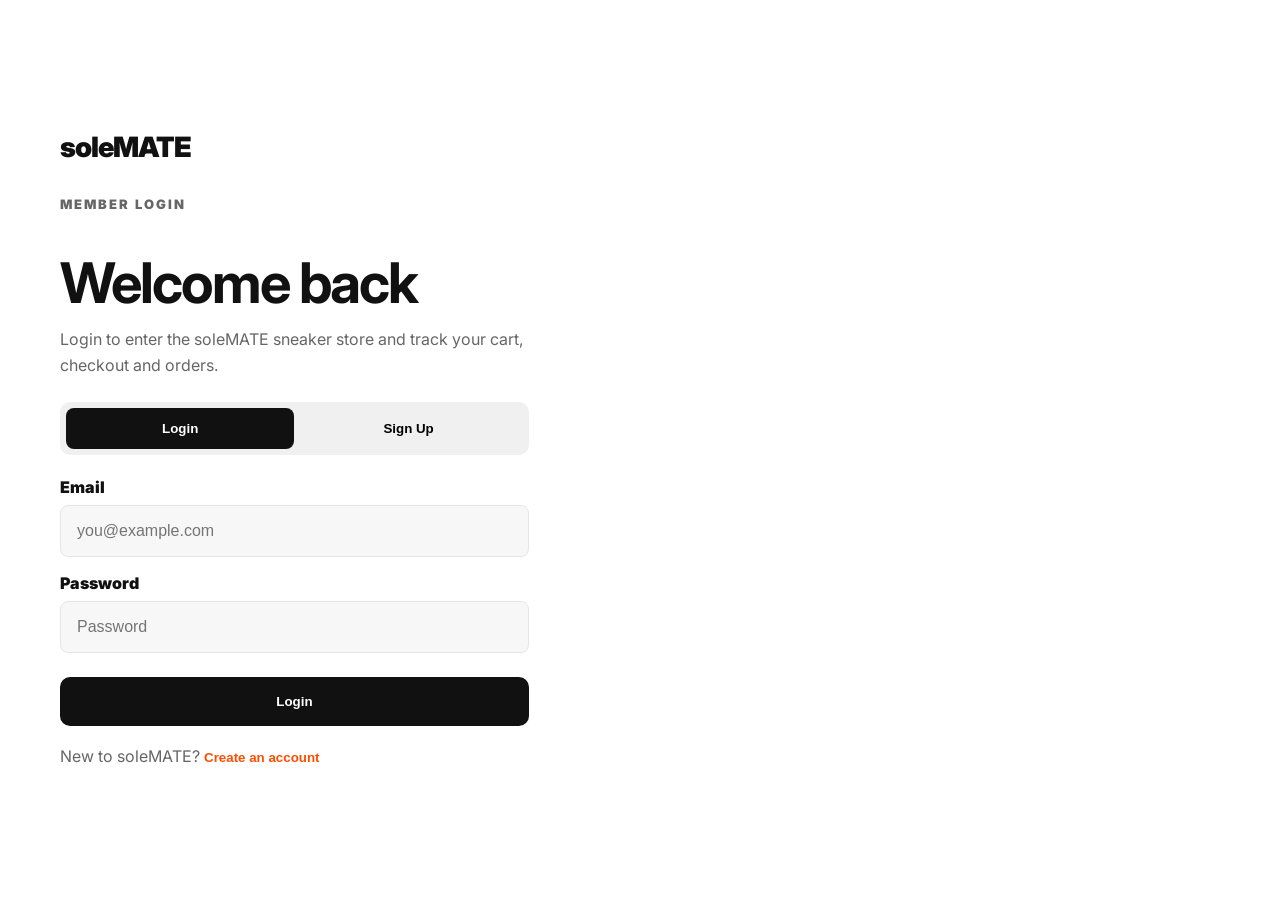
<file: index.html>
<!DOCTYPE html>
<html lang="en">
<head>
  <meta charset="UTF-8" />
  <meta name="viewport" content="width=device-width, initial-scale=1.0" />
  <title>soleMATE | Login</title>
  <link rel="stylesheet" href="assets/css/login.css" />
</head>
<body>
  <div class="login-toast" id="loginToast">Login successful!</div>

  <main class="login-page">
    <section class="login-card">
      <a href="home.html" class="brand">soleMATE</a>
      <p class="mode-label" id="modeLabel">Member login</p>
      <h1 id="formTitle">Welcome back</h1>
      <p id="formText">Login to enter the soleMATE sneaker store and track your cart, checkout and orders.</p>

      <div class="auth-tabs">
        <button class="active" type="button" id="loginTab">Login</button>
        <button type="button" id="signupTab">Sign Up</button>
      </div>

      <form id="loginForm">
        <label class="name-field" id="nameField">Full Name<input id="nameInput" type="text" placeholder="Your name"></label>
        <label>Email<input id="emailInput" type="email" placeholder="you@example.com" required></label>
        <label>Password<input id="passwordInput" type="password" placeholder="Password" required minlength="4"></label>
        <label class="name-field" id="confirmField">Confirm Password<input id="confirmInput" type="password" placeholder="Confirm password"></label>
        <button type="submit" id="submitBtn">Login</button>
      </form>

      <p class="switch-copy" id="switchCopy">New to soleMATE? <button type="button" id="switchBtn">Create an account</button></p>
    </section>

    <section class="login-art">
      <div class="rotator-frame">
        <img src="assets/img/login-rotating-shoes.png" alt="Sneaker collection" class="rotating-sneakers" />
      </div>
      <div class="art-copy">
        <p>soleMATE sneaker wall</p>
        <h2>Rotate into the drop.</h2>
      </div>
    </section>
  </main>

  <script src="assets/js/login.js"></script>
</body>
</html>
</file>
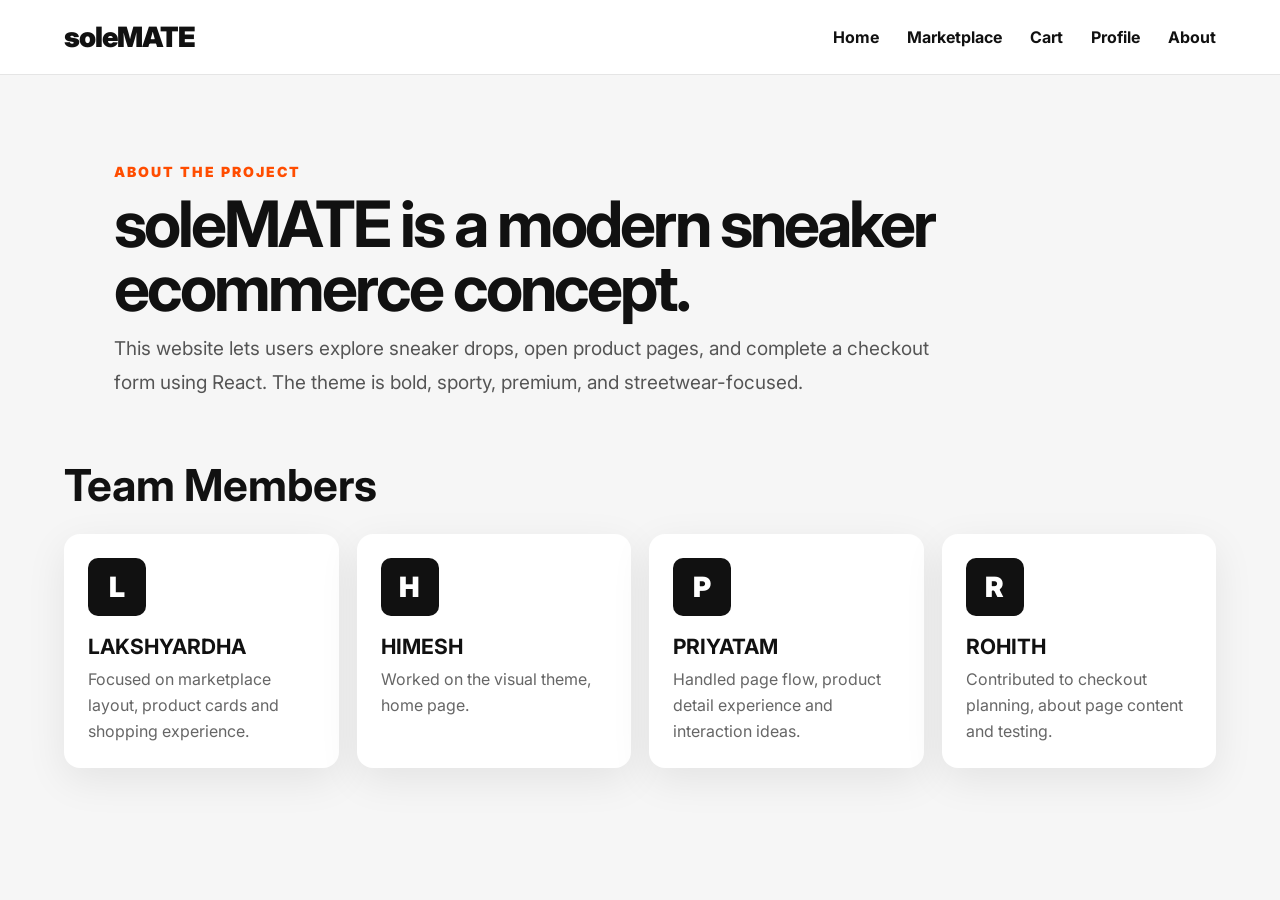
<file: about.html>
<!DOCTYPE html>
<html lang="en">
<head>
  <meta charset="UTF-8" />
  <meta name="viewport" content="width=device-width, initial-scale=1.0" />
  <title>soleMATE | About</title>
  <link rel="stylesheet" href="assets/css/about.css" />
</head>
<body>
  <header class="main-header">
    <nav class="navbar">
      <a class="brand" href="home.html">soleMATE</a>
      <div class="nav-links" id="navLinks">
        <a href="home.html">Home</a>
        <a href="marketplace.html">Marketplace</a>
        <a href="cart.html">Cart</a>
        <a href="profile.html">Profile</a>
        <a href="about.html">About</a>
      </div>
      <button class="menu-btn" id="menuBtn">☰</button>
    </nav>
  </header>

  <main>
    <section class="about-hero">
      <p class="tagline">About the project</p>
      <h1>soleMATE is a modern sneaker ecommerce concept.</h1>
      <p>This website lets users explore sneaker drops, open product pages, and complete a checkout form using React. The theme is bold, sporty, premium, and streetwear-focused.</p>
    </section>
    <section class="team-section">
      <h2>Team Members</h2>
      <div class="team-grid">
        <article><span>L</span><h3>LAKSHYARDHA</h3><p>Focused on marketplace layout, product cards and shopping experience.</p></article>
        <article><span>H</span><h3>HIMESH</h3><p>Worked on the visual theme, home page.</p></article>
        <article><span>P</span><h3>PRIYATAM</h3><p>Handled page flow, product detail experience and interaction ideas.</p></article>
        <article><span>R</span><h3>ROHITH</h3><p>Contributed to checkout planning, about page content and testing.</p></article>
      </div>
    </section>
  </main>

  <script src="assets/js/about.js"></script>
</body>
</html>
</file>
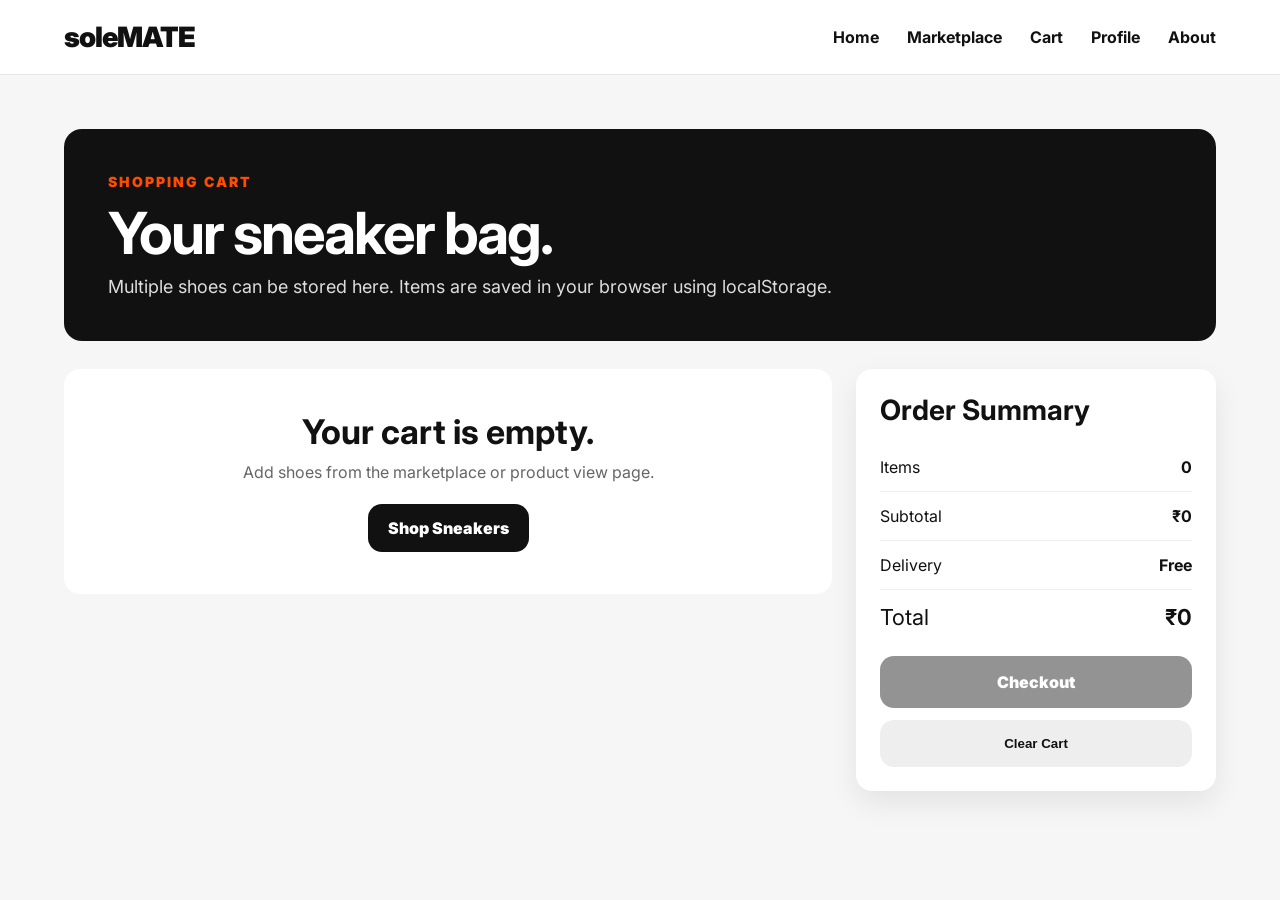
<file: cart.html>
<!DOCTYPE html>
<html lang="en">
<head>
  <meta charset="UTF-8" />
  <meta name="viewport" content="width=device-width, initial-scale=1.0" />
  <title>soleMATE | Cart</title>
  <link rel="stylesheet" href="assets/css/cart.css" />
</head>
<body>
  <header class="main-header">
    <nav class="navbar">
      <a class="brand" href="home.html">soleMATE</a>
      <div class="nav-links" id="navLinks">
        <a href="home.html">Home</a>
        <a href="marketplace.html">Marketplace</a>
        <a href="cart.html">Cart</a>
        <a href="profile.html">Profile</a>
        <a href="about.html">About</a>
      </div>
      <button class="menu-btn" id="menuBtn">☰</button>
    </nav>
  </header>

  <main class="cart-page">
    <section class="cart-hero">
      <p class="tagline">Shopping cart</p>
      <h1>Your sneaker bag.</h1>
      <p>Multiple shoes can be stored here. Items are saved in your browser using localStorage.</p>
    </section>

    <section class="cart-layout">
      <div class="cart-list" id="cartList"></div>
      <aside class="cart-summary">
        <h2>Order Summary</h2>
        <div class="summary-line"><span>Items</span><strong id="itemCount">0</strong></div>
        <div class="summary-line"><span>Subtotal</span><strong id="subtotal">₹0</strong></div>
        <div class="summary-line"><span>Delivery</span><strong>Free</strong></div>
        <div class="summary-total"><span>Total</span><strong id="total">₹0</strong></div>
        <a href="checkout/index.html?from=cart" class="checkout-btn" id="checkoutBtn">Checkout</a>
        <button class="clear-btn" id="clearCart">Clear Cart</button>
      </aside>
    </section>
  </main>

  <script src="assets/js/cart.js"></script>
</body>
</html>
</file>
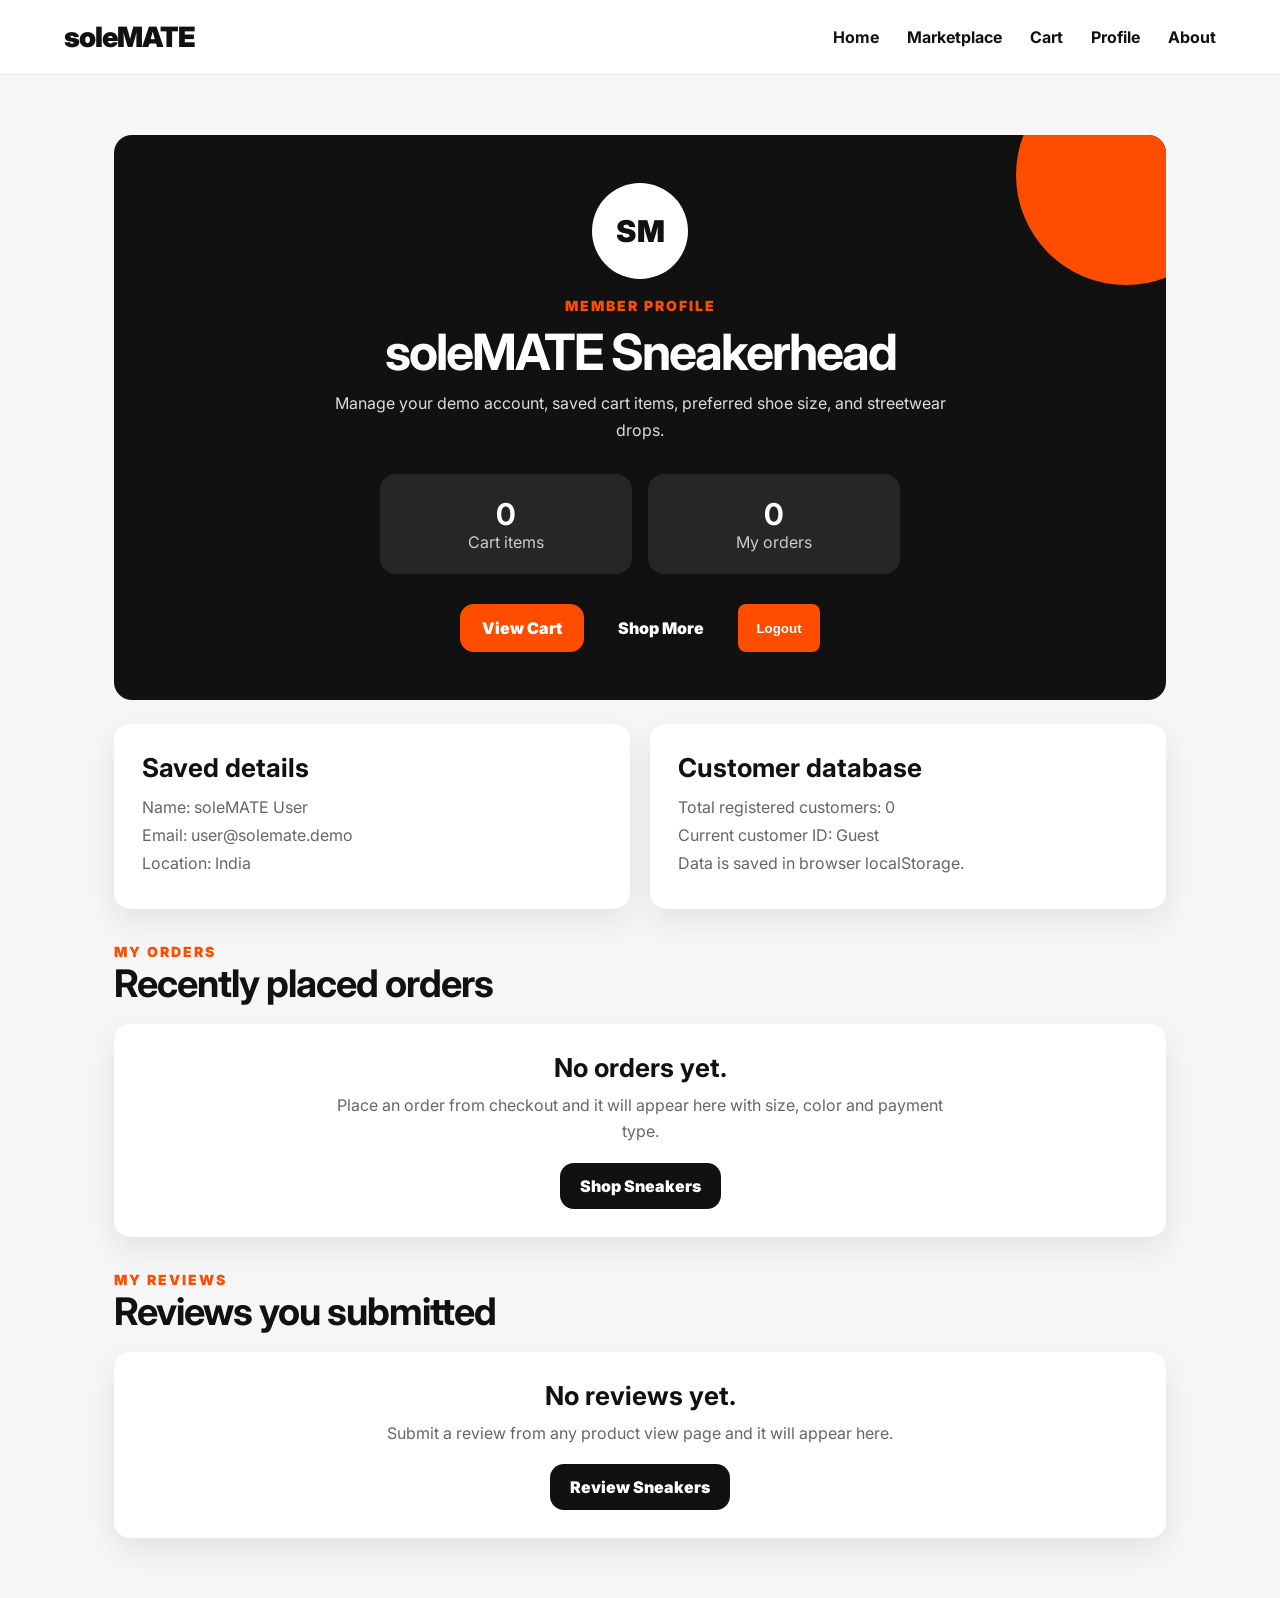
<file: profile.html>
<!DOCTYPE html>
<html lang="en">
<head>
  <meta charset="UTF-8" />
  <meta name="viewport" content="width=device-width, initial-scale=1.0" />
  <title>soleMATE | Profile</title>
  <link rel="stylesheet" href="assets/css/profile.css" />
</head>
<body>
  <header class="main-header">
    <nav class="navbar">
      <a class="brand" href="home.html">soleMATE</a>
      <div class="nav-links" id="navLinks">
        <a href="home.html">Home</a>
        <a href="marketplace.html">Marketplace</a>
        <a href="cart.html">Cart</a>
        <a href="profile.html">Profile</a>
        <a href="about.html">About</a>
      </div>
      <button class="menu-btn" id="menuBtn">☰</button>
    </nav>
  </header>

  <main class="profile-page">
    <section class="profile-card">
      <div class="avatar">SM</div>
      <p class="tagline">Member profile</p>
      <h1 id="profileName">soleMATE Sneakerhead</h1>
      <p class="bio">Manage your demo account, saved cart items, preferred shoe size, and streetwear drops.</p>
      <div class="profile-stats">
        <article><strong id="cartCount">0</strong><span>Cart items</span></article>
        <article><strong id="orderCount">0</strong><span>My orders</span></article>
      </div>
      <div class="profile-actions">
        <a href="cart.html">View Cart</a>
        <a href="marketplace.html">Shop More</a>
        <button id="logoutBtn" class="logout-btn">Logout</button>
      </div>
    </section>

    <section class="info-grid">
      <article>
        <h2>Saved details</h2>
        <p>Name: <span id="savedName">soleMATE User</span></p>
        <p>Email: <span id="savedEmail">user@solemate.demo</span></p>
        <p>Location: India</p>
      </article>
      <article>
        <h2>Customer database</h2>
        <p>Total registered customers: <span id="customerDbCount">0</span></p>
        <p>Current customer ID: <span id="customerId">Guest</span></p>
        <p>Data is saved in browser localStorage.</p>
      </article>
    </section>

    <section class="orders-section">
      <div class="section-heading">
        <p class="tagline">My Orders</p>
        <h2>Recently placed orders</h2>
      </div>
      <div id="ordersList" class="orders-list"></div>
    </section>

    <section class="orders-section reviews-profile-section">
      <div class="section-heading">
        <p class="tagline">My Reviews</p>
        <h2>Reviews you submitted</h2>
      </div>
      <div id="profileReviewsList" class="orders-list"></div>
    </section>

  </main>

  <script src="assets/js/profile.js"></script>
</body>
</html>
</file>
<file: assets/css/login.css>
@import url('https://fonts.googleapis.com/css2?family=Inter:wght@400;600;800;900&display=swap');

* {
    box-sizing: border-box;
    margin: 0;
    padding: 0
}

body {
    font-family: Inter, Arial, sans-serif;
    background: #ffffff;
    color: #111111;
    overflow-x: hidden
}

a {
    text-decoration: none;
    color: inherit
}

.brand {
    font-size: 28px;
    font-weight: 900;
    letter-spacing: -1px
}

.login-page {
    min-height: 100vh;
    display: grid;
    grid-template-columns: .92fr 1.08fr;
    background: #ffffff
}

.login-card {
    padding: 60px;
    display: flex;
    flex-direction: column;
    justify-content: center;
    background: #ffffff;
    position: relative;
    z-index: 2
}

.mode-label {
    text-transform: uppercase;
    color: #ff4d00;
    font-size: 13px;
    font-weight: 900;
    letter-spacing: 2px;
    margin-top: 30px
}

.login-card h1 {
    font-size: 56px;
    letter-spacing: -2px;
    margin: 10px 0
}

.login-card p {
    color: #666666;
    line-height: 1.6;
    margin-bottom: 24px
}

.auth-tabs {
    display: grid;
    grid-template-columns: 1fr 1fr;
    background: #f0f0f0;
    border-radius: 10px;
    padding: 6px;
    margin-bottom: 22px
}

.auth-tabs button {
    border: 0;
    border-radius: 8px;
    background: transparent;
    padding: 13px;
    font-weight: 900;
    cursor: pointer
}

.auth-tabs button.active {
    background: #111111;
    color: #ffffff
}

.login-card form {
    display: flex;
    flex-direction: column;
    gap: 16px
}

.login-card label {
    font-weight: 900
}

.login-card input {
    width: 100%;
    margin-top: 8px;
    border: 1px solid #e5e5e5;
    background: #f7f7f7;
    border-radius: 8px;
    padding: 16px;
    font-size: 16px
}

.login-card button[type="submit"] {
    border: 0;
    background: #111111;
    color: #ffffff;
    border-radius: 10px;
    padding: 17px;
    font-weight: 900;
    margin-top: 8px;
    cursor: pointer;
    transition: transform .2s ease, opacity .2s ease
}

.login-card button[type="submit"]:hover {
    transform: translateY(-1px)
}

.name-field {
    display: none
}

.name-field.show {
    display: block
}

.switch-copy {
    margin-top: 18px;
    margin-bottom: 0 !important
}

.switch-copy button {
    border: 0;
    background: transparent;
    color: #ff4d00;
    font-weight: 900;
    cursor: pointer
}

.login-art {
    display: flex;
    flex-direction: column;
    align-items: center;
    justify-content: center;
    background: #ffffff;
    padding: 24px;
    position: relative;
    overflow: hidden
}

.login-art::before {
    content: "";
    position: absolute;
    inset: 0;
    background: #ffffff;
    pointer-events: none
}

.rotator-frame {
    width: min(88%, 680px);
    aspect-ratio: 1/1;
    display: grid;
    place-items: center;
    filter: none;
    background: #ffffff
}

.rotating-sneakers {
    width: 100%;
    height: 100%;
    object-fit: contain;
    animation: spinSneakers 22s linear infinite
}

.art-copy {
    margin-top: 22px;
    text-align: center;
    color: #111111
}

.art-copy p {
    text-transform: uppercase;
    letter-spacing: 2px;
    font-size: 13px;
    font-weight: 900;
    color: #ff4d00;
    margin-bottom: 6px
}

.art-copy h2 {
    font-size: 34px;
    letter-spacing: -1px
}

.login-toast {
    position: fixed;
    top: 24px;
    left: 50%;
    transform: translateX(-50%) translateY(-14px);
    background: #111111;
    color: #ffffff;
    padding: 14px 22px;
    border-radius: 10px;
    font-weight: 900;
    opacity: 0;
    pointer-events: none;
    box-shadow: 0 12px 30px rgba(0, 0, 0, .18);
    transition: opacity .25s ease, transform .25s ease;
    z-index: 50
}

.login-toast.show {
    opacity: 1;
    transform: translateX(-50%) translateY(0)
}

@keyframes spinSneakers {
    from {
        transform: rotate(0deg)
    }

    to {
        transform: rotate(360deg)
    }
}

@media(max-width:950px) {
    .login-page {
        grid-template-columns: 1fr
    }

    .login-art {
        display: flex;
        flex-direction: column;
        align-items: center;
        justify-content: center;
        background: #ffffff;
        padding: 24px;
        position: relative;
        overflow: hidden
    }

    .login-card {
        padding: 34px
    }

    .login-card h1 {
        font-size: 42px
    }

    .rotator-frame {
        width: min(82%, 420px);
        filter: none;
        background: #ffffff
    }
}
</file>
<file: assets/css/about.css>
@import url('https://fonts.googleapis.com/css2?family=Inter:wght@400;600;800;900&display=swap');

* {
    box-sizing: border-box;
    margin: 0;
    padding: 0
}

body {
    font-family: Inter, Arial, sans-serif;
    background: #f6f6f6;
    color: #111111
}

a {
    text-decoration: none;
    color: inherit
}

.main-header {
    background: #ffffff;
    position: sticky;
    top: 0;
    z-index: 20;
    border-bottom: 1px solid #e5e5e5
}

.navbar {
    height: 74px;
    display: flex;
    align-items: center;
    justify-content: space-between;
    max-width: 1200px;
    margin: auto;
    padding: 0 24px
}

.brand {
    font-size: 28px;
    font-weight: 900;
    letter-spacing: -1px
}

.nav-links {
    display: flex;
    gap: 28px;
    font-weight: 700
}

.nav-links a:hover {
    color: #ff4d00
}

.profile-icon {
    width: 42px;
    height: 42px;
    border-radius: 50%;
    background: #111111;
    color: #ffffff;
    display: grid;
    place-items: center
}

.menu-btn {
    display: none;
    background: none;
    border: 0;
    font-size: 28px
}

.hero {
    max-width: 1200px;
    margin: 0 auto;
    padding: 82px 24px 42px;
    display: grid;
    grid-template-columns: 1fr 1fr;
    align-items: center;
    gap: 42px
}

.tagline {
    text-transform: uppercase;
    font-size: 14px;
    font-weight: 900;
    color: #ff4d00;
    letter-spacing: 2px
}

.hero h1 {
    font-size: 76px;
    line-height: .9;
    font-weight: 900;
    letter-spacing: -4px;
    margin: 16px 0
}

.hero-copy {
    font-size: 19px;
    line-height: 1.7;
    color: #555555;
    max-width: 540px
}

.hero-actions {
    display: flex;
    gap: 14px;
    margin-top: 30px
}

.btn {
    padding: 16px 26px;
    border-radius: 14px;
    font-weight: 900
}

.primary {
    background: #111111;
    color: #ffffff
}

.secondary {
    background: #ffffff;
    border: 2px solid #111111
}

.shoe-card {
    height: 430px;
    border-radius: 18px;
    background: radial-gradient(circle at 30% 20%, #ffffff 0%, #f2f2f2 30%, #dedede 100%);
    display: grid;
    place-items: center;
    box-shadow: 0 30px 90px rgba(0, 0, 0, .16);
    overflow: hidden
}

.shoe-graphic {
    width: 430px;
    height: 190px;
    border-radius: 54% 46% 62% 38%;
    background: linear-gradient(135deg, #111111 0%, #222222 40%, #ff4d00 41%, #ff4d00 70%, #ffffff 71%);
    transform: rotate(-12deg);
    position: relative
}

.shoe-graphic::before {
    content: "";
    position: absolute;
    left: 22px;
    bottom: -34px;
    width: 360px;
    height: 58px;
    background: #111111;
    border-radius: 18px
}

.shoe-graphic::after {
    content: "";
    position: absolute;
    right: 58px;
    top: 50px;
    width: 120px;
    height: 16px;
    background: #ffffff;
    border-radius: 10px;
    box-shadow: -45px 22px 0 #ffffff, -90px 44px 0 #ffffff
}

.category-strip {
    max-width: 1200px;
    margin: 0 auto;
    padding: 18px 24px 54px;
    display: grid;
    grid-template-columns: repeat(3, 1fr);
    gap: 18px
}

.category-strip article {
    background: #ffffff;
    border-radius: 16px;
    padding: 26px;
    box-shadow: 0 12px 30px rgba(0, 0, 0, .08)
}

.category-strip span {
    font-size: 13px;
    font-weight: 900;
    color: #ff4d00
}

.category-strip h3 {
    font-size: 24px;
    margin: 8px 0
}

.category-strip p {
    color: #666666
}

.featured {
    background: #111111;
    color: #ffffff;
    padding: 70px 24px
}

.section-title {
    max-width: 1200px;
    margin: 0 auto 28px
}

.section-title p {
    color: #ff4d00;
    font-weight: 900;
    text-transform: uppercase
}

.section-title h2 {
    font-size: 46px
}

.product-grid {
    max-width: 1200px;
    margin: auto;
    display: grid;
    grid-template-columns: repeat(3, 1fr);
    gap: 22px
}

.product-card {
    background: #ffffff;
    color: #111111;
    border-radius: 16px;
    padding: 22px
}

.product-image {
    height: 210px;
    border-radius: 16px;
    margin-bottom: 18px;
    position: relative;
    overflow: hidden;
    background: #f2f2f2
}

.product-image::before {
    content: "";
    position: absolute;
    left: 35px;
    top: 76px;
    width: 245px;
    height: 92px;
    border-radius: 60% 40% 55% 45%;
    transform: rotate(-10deg)
}

.product-image::after {
    content: "";
    position: absolute;
    left: 55px;
    top: 152px;
    width: 235px;
    height: 30px;
    background: #111111;
    border-radius: 16px
}

.orange-shoe::before {
    background: linear-gradient(135deg, #ff4d00, #ffffff, #111111)
}

.black-shoe::before {
    background: linear-gradient(135deg, #111111, #444444, #ff4d00)
}

.white-shoe::before {
    background: linear-gradient(135deg, #ffffff, #dddddd, #111111)
}

.product-card h3 {
    font-size: 24px
}

.product-card p {
    color: #666666;
    margin: 8px 0 14px;
    line-height: 1.5
}

.buy-btn {
    display: inline-block;
    margin-top: 16px;
    background: #111111;
    color: #ffffff;
    border-radius: 14px;
    padding: 12px 18px;
    font-weight: 900
}

.promo-banner {
    max-width: 1200px;
    margin: 70px auto;
    padding: 44px;
    border-radius: 18px;
    background: #ff4d00;
    color: #ffffff;
    display: flex;
    align-items: center;
    justify-content: space-between
}

.promo-banner h2 {
    font-size: 36px;
    max-width: 700px
}

.promo-banner .primary {
    background: #ffffff;
    color: #111111
}

footer {
    padding: 32px 24px;
    display: flex;
    justify-content: space-between;
    max-width: 1200px;
    margin: auto;
    color: #555555
}

footer div {
    display: flex;
    gap: 18px
}

@media(max-width:850px) {
    .nav-links {
        display: none;
        position: absolute;
        left: 0;
        right: 0;
        top: 74px;
        background: #ffffff;
        padding: 20px;
        flex-direction: column
    }

    .nav-links.open {
        display: flex
    }

    .menu-btn {
        display: block
    }

    .profile-icon {
        display: none
    }

    .hero {
        grid-template-columns: 1fr
    }

    .hero h1 {
        font-size: 52px
    }

    .category-strip,
    .product-grid {
        grid-template-columns: 1fr
    }

    .promo-banner,
    footer {
        flex-direction: column;
        gap: 20px
    }

    .shoe-card {
        height: 320px
    }

    .shoe-graphic {
        width: 310px;
        height: 150px
    }
}

.about-hero {
    max-width: 1100px;
    margin: auto;
    padding: 88px 24px 38px
}

.about-hero h1 {
    font-size: 64px;
    line-height: 1;
    letter-spacing: -3px;
    margin: 12px 0
}

.about-hero p:last-child {
    font-size: 19px;
    line-height: 1.8;
    color: #555555;
    max-width: 850px
}

.team-section {
    max-width: 1200px;
    margin: auto;
    padding: 20px 24px 90px
}

.team-section h2 {
    font-size: 44px;
    margin-bottom: 22px
}

.team-grid {
    display: grid;
    grid-template-columns: repeat(4, 1fr);
    gap: 18px
}

.team-grid article {
    background: #ffffff;
    border-radius: 16px;
    padding: 24px;
    box-shadow: 0 12px 40px rgba(0, 0, 0, .08)
}

.team-grid span {
    width: 58px;
    height: 58px;
    border-radius: 10px;
    background: #111111;
    color: #ffffff;
    display: grid;
    place-items: center;
    font-size: 28px;
    font-weight: 900
}

.team-grid h3 {
    font-size: 21px;
    margin: 18px 0 8px
}

.team-grid p {
    color: #666666;
    line-height: 1.6
}

@media(max-width:900px) {
    .team-grid {
        grid-template-columns: 1fr
    }

    .about-hero h1 {
        font-size: 42px
    }
}
</file>
<file: assets/css/cart.css>
@import url('https://fonts.googleapis.com/css2?family=Inter:wght@400;600;800;900&display=swap');

* {
  box-sizing: border-box;
  margin: 0;
  padding: 0
}

body {
  font-family: Inter, Arial, sans-serif;
  background: #f6f6f6;
  color: #111111
}

a {
  text-decoration: none;
  color: inherit
}

.main-header {
  background: #ffffff;
  position: sticky;
  top: 0;
  z-index: 20;
  border-bottom: 1px solid #e5e5e5
}

.navbar {
  height: 74px;
  display: flex;
  align-items: center;
  justify-content: space-between;
  max-width: 1200px;
  margin: auto;
  padding: 0 24px
}

.brand {
  font-size: 28px;
  font-weight: 900;
  letter-spacing: -1px
}

.nav-links {
  display: flex;
  gap: 28px;
  font-weight: 700
}

.nav-links a:hover {
  color: #ff4d00
}

.menu-btn {
  display: none;
  background: none;
  border: 0;
  font-size: 28px
}

.cart-page {
  max-width: 1200px;
  margin: auto;
  padding: 54px 24px
}

.cart-hero {
  background: #111111;
  color: #ffffff;
  border-radius: 18px;
  padding: 44px;
  margin-bottom: 28px
}

.tagline {
  text-transform: uppercase;
  font-size: 14px;
  font-weight: 900;
  color: #ff4d00;
  letter-spacing: 2px
}

.cart-hero h1 {
  font-size: 58px;
  letter-spacing: -2px;
  margin: 8px 0
}

.cart-hero p:last-child {
  color: #dddddd;
  font-size: 18px
}

.cart-layout {
  display: grid;
  grid-template-columns: 1fr 360px;
  gap: 24px
}

.cart-list {
  display: flex;
  flex-direction: column;
  gap: 16px
}

.cart-item {
  background: #ffffff;
  border-radius: 16px;
  padding: 18px;
  display: grid;
  grid-template-columns: 150px 1fr auto;
  gap: 18px;
  align-items: center;
  box-shadow: 0 12px 30px rgba(0, 0, 0, .08)
}

.cart-shoe {
  height: 120px;
  border-radius: 16px;
  background: #eeeeee;
  position: relative;
  overflow: hidden
}

.cart-shoe::before {
  content: "";
  position: absolute;
  left: 24px;
  top: 44px;
  width: 105px;
  height: 44px;
  border-radius: 60% 40% 55% 45%;
  transform: rotate(-10deg);
  background: var(--shoeGradient, linear-gradient(135deg, #ff4d00, #ffffff, #111111))
}

.cart-shoe::after {
  content: "";
  position: absolute;
  left: 34px;
  top: 83px;
  width: 100px;
  height: 18px;
  background: #111111;
  border-radius: 16px
}

.cart-info h2 {
  font-size: 25px;
  margin-bottom: 6px
}

.cart-info p {
  color: #666666;
  margin: 4px 0
}

.quantity-row {
  display: flex;
  align-items: center;
  gap: 10px;
  margin-top: 10px
}

.quantity-row button,
.remove-btn {
  border: 0;
  border-radius: 14px;
  font-weight: 900;
  cursor: pointer
}

.quantity-row button {
  width: 34px;
  height: 34px;
  background: #111111;
  color: #ffffff
}

.remove-btn {
  background: #ff4d00;
  color: #ffffff;
  padding: 12px 16px
}

.cart-price {
  text-align: right;
  font-size: 22px;
  font-weight: 900
}

.cart-summary {
  background: #ffffff;
  border-radius: 16px;
  padding: 24px;
  height: max-content;
  position: sticky;
  top: 96px;
  box-shadow: 0 12px 30px rgba(0, 0, 0, .08)
}

.cart-summary h2 {
  font-size: 28px;
  margin-bottom: 16px
}

.summary-line,
.summary-total {
  display: flex;
  justify-content: space-between;
  padding: 14px 0;
  border-bottom: 1px solid #eeeeee
}

.summary-total {
  font-size: 22px;
  border-bottom: 0
}

.checkout-btn,
.clear-btn {
  width: 100%;
  display: block;
  text-align: center;
  border: 0;
  border-radius: 14px;
  padding: 16px 18px;
  font-weight: 900;
  margin-top: 12px;
  cursor: pointer
}

.checkout-btn {
  background: #111111;
  color: #ffffff
}

.clear-btn {
  background: #eeeeee;
  color: #111111
}

.empty-cart {
  background: #ffffff;
  border-radius: 16px;
  padding: 42px;
  text-align: center
}

.empty-cart h2 {
  font-size: 34px
}

.empty-cart p {
  color: #666666;
  margin: 10px 0 22px
}

.empty-cart a {
  display: inline-block;
  background: #111111;
  color: #ffffff;
  border-radius: 14px;
  padding: 14px 20px;
  font-weight: 900
}

@media(max-width:850px) {
  .nav-links {
    display: none;
    position: absolute;
    left: 0;
    right: 0;
    top: 74px;
    background: #ffffff;
    padding: 20px;
    flex-direction: column
  }

  .nav-links.open {
    display: flex
  }

  .menu-btn {
    display: block
  }

  .cart-layout {
    grid-template-columns: 1fr
  }

  .cart-item {
    grid-template-columns: 1fr
  }

  .cart-price {
    text-align: left
  }

  .cart-hero h1 {
    font-size: 42px
  }

  .cart-summary {
    position: static
  }
}

.cart-shoe img {
  width: 100%;
  height: 100%;
  object-fit: cover;
  border-radius: inherit
}


/* Image placeholders: demo shoe drawings removed. Add your local image sources inside these boxes. */
.image-slot {
  display: flex;
  align-items: center;
  justify-content: center;
  text-align: center;
  border: 2px dashed #cfcfcf;
  background: #f3f3f3;
  color: #777777;
  font-weight: 900;
  letter-spacing: .2px;
  overflow: hidden;
  position: relative;
}

.image-slot img {
  width: 100%;
  height: 100%;
  object-fit: contain;
  display: block;
}

.product-image::before,
.product-image::after,
.explore-image::before,
.explore-image::after,
.mini-shoe::before,
.mini-shoe::after,
.shoe-graphic::before,
.shoe-graphic::after,
.main-shoe::before,
.main-shoe::after,
.thumb::before,
.shoe-drawn::before,
.shoe-drawn::after {
  display: none !important;
  content: none !important;
}

.product-card {
  display: flex;
  flex-direction: column;
}

.product-card .buy-btn {
  align-self: flex-end;
  margin-left: auto;
}

.featured .trending-grid .buy-btn {
  align-self: flex-end;
  margin-left: auto;
  margin-right: 4px;
}

.cart-shoe.image-slot span {
  font-size: 12px;
  color: #777777;
}


/* FINAL CART IMAGE CLEANUP: show only selected shoe photo */
.cart-image,
.cart-item .cart-image,
.cart-product-image {
  background: #f3f3f3 !important;
  border: 1px solid #e5e5e5 !important;
  overflow: hidden !important;
  display: flex !important;
  align-items: center !important;
  justify-content: center !important;
  position: relative !important;
}

.cart-image::before,
.cart-image::after,
.cart-product-image::before,
.cart-product-image::after {
  display: none !important;
  content: none !important;
}

.cart-image img,
.cart-product-image img {
  width: 100% !important;
  height: 100% !important;
  object-fit: contain !important;
  display: block !important;
}

.cart-image span {
  color: #777777;
  font-weight: 900;
  font-size: 12px;
}


/* Final cart cleanup: remove gradient/demo overlay above shoe image */
.cart-shoe {
  background: #f3f3f3 !important;
  border: 1px solid #e5e5e5 !important;
  display: flex;
  align-items: center;
  justify-content: center;
}

.cart-shoe::before,
.cart-shoe::after {
  display: none !important;
  content: none !important;
}

.cart-shoe img {
  width: 100% !important;
  height: 100% !important;
  object-fit: contain !important;
  display: block;
  position: relative;
  z-index: 2;
}
</file>
<file: assets/css/profile.css>
@import url('https://fonts.googleapis.com/css2?family=Inter:wght@400;600;800;900&display=swap');

* {
  box-sizing: border-box;
  margin: 0;
  padding: 0
}

body {
  font-family: Inter, Arial, sans-serif;
  background: #f6f6f6;
  color: #111111
}

a {
  text-decoration: none;
  color: inherit
}

.main-header {
  background: #ffffff;
  position: sticky;
  top: 0;
  z-index: 20;
  border-bottom: 1px solid #e5e5e5
}

.navbar {
  height: 74px;
  display: flex;
  align-items: center;
  justify-content: space-between;
  max-width: 1200px;
  margin: auto;
  padding: 0 24px
}

.brand {
  font-size: 28px;
  font-weight: 900;
  letter-spacing: -1px
}

.nav-links {
  display: flex;
  gap: 28px;
  font-weight: 700
}

.nav-links a:hover {
  color: #ff4d00
}

.menu-btn {
  display: none;
  background: none;
  border: 0;
  font-size: 28px
}

.profile-page {
  max-width: 1100px;
  margin: auto;
  padding: 60px 24px
}

.profile-card {
  background: #111111;
  color: #ffffff;
  border-radius: 18px;
  padding: 48px;
  text-align: center;
  position: relative;
  overflow: hidden
}

.profile-card::before {
  content: "";
  position: absolute;
  right: -70px;
  top: -70px;
  width: 220px;
  height: 220px;
  background: #ff4d00;
  border-radius: 50%
}

.avatar {
  width: 96px;
  height: 96px;
  margin: 0 auto 18px;
  border-radius: 50%;
  background: #ffffff;
  color: #111111;
  display: grid;
  place-items: center;
  font-size: 30px;
  font-weight: 900
}

.tagline {
  text-transform: uppercase;
  font-size: 14px;
  font-weight: 900;
  color: #ff4d00;
  letter-spacing: 2px
}

.profile-card h1 {
  font-size: 50px;
  letter-spacing: -2px;
  margin: 8px 0
}

.bio {
  max-width: 620px;
  margin: 0 auto;
  color: #dddddd;
  line-height: 1.7
}

.profile-stats {
  display: grid;
  grid-template-columns: repeat(3, 1fr);
  gap: 16px;
  margin: 30px 0
}

.profile-stats article {
  background: rgba(255, 255, 255, .09);
  border-radius: 16px;
  padding: 22px
}

.profile-stats strong {
  display: block;
  font-size: 30px
}

.profile-stats span {
  color: #cccccc
}

.profile-actions {
  display: flex;
  justify-content: center;
  gap: 14px
}

.profile-actions a {
  border-radius: 14px;
  padding: 14px 22px;
  font-weight: 900
}

.profile-actions a:first-child {
  background: #ff4d00;
  color: #ffffff
}

.profile-actions a:last-child {
  background: #ffffff;
  color: #111111
}

.info-grid {
  display: grid;
  grid-template-columns: 1fr 1fr;
  gap: 20px;
  margin-top: 24px
}

.info-grid article,
.order-card,
.empty-orders {
  background: #ffffff;
  border-radius: 16px;
  padding: 28px;
  box-shadow: 0 12px 30px rgba(0, 0, 0, .08)
}

.info-grid h2 {
  font-size: 26px;
  margin-bottom: 14px
}

.info-grid p {
  color: #666666;
  margin: 8px 0
}

.orders-section {
  margin-top: 34px
}

.section-heading {
  margin-bottom: 18px
}

.section-heading h2 {
  font-size: 38px;
  letter-spacing: -1px
}

.orders-list {
  display: grid;
  gap: 18px
}

.order-top {
  display: flex;
  justify-content: space-between;
  gap: 18px;
  align-items: flex-start;
  border-bottom: 1px solid #eeeeee;
  padding-bottom: 16px
}

.order-top span {
  font-size: 13px;
  font-weight: 900;
  color: #ff4d00
}

.order-top h3 {
  font-size: 24px;
  margin: 4px 0
}

.order-top p {
  color: #666666
}

.order-top strong {
  font-size: 26px
}

.payment-pill {
  display: inline-block;
  background: #111111;
  color: #ffffff;
  border-radius: 14px;
  padding: 9px 14px;
  margin: 16px 0;
  font-weight: 900
}

.ordered-items {
  display: grid;
  gap: 12px
}

.ordered-item {
  display: grid;
  grid-template-columns: 96px 1fr;
  gap: 16px;
  align-items: center;
  background: #f7f7f7;
  border-radius: 16px;
  padding: 12px
}

.ordered-item h4 {
  font-size: 18px
}

.ordered-item p {
  color: #666666;
  margin-top: 5px
}

.order-shoe {
  width: 86px;
  height: 72px;
  border-radius: 10px;
  background: #eeeeee;
  position: relative;
  overflow: hidden
}

.order-shoe img {
  width: 100%;
  height: 100%;
  object-fit: cover
}

.shoe-drawn::before {
  content: "";
  position: absolute;
  left: 12px;
  top: 24px;
  width: 66px;
  height: 28px;
  border-radius: 60% 40% 55% 45%;
  transform: rotate(-10deg);
  background: var(--shoeGradient)
}

.shoe-drawn::after {
  content: "";
  position: absolute;
  left: 17px;
  top: 50px;
  width: 62px;
  height: 9px;
  background: #111111;
  border-radius: 10px
}

.empty-orders {
  text-align: center
}

.empty-orders h3 {
  font-size: 26px
}

.empty-orders p {
  color: #666666;
  line-height: 1.6;
  margin: 10px auto 18px;
  max-width: 620px
}

.empty-orders a {
  display: inline-block;
  background: #111111;
  color: #ffffff;
  border-radius: 14px;
  padding: 13px 20px;
  font-weight: 900
}

@media(max-width:850px) {
  .nav-links {
    display: none;
    position: absolute;
    left: 0;
    right: 0;
    top: 74px;
    background: #ffffff;
    padding: 20px;
    flex-direction: column
  }

  .nav-links.open {
    display: flex
  }

  .menu-btn {
    display: block
  }

  .profile-card h1 {
    font-size: 38px
  }

  .profile-stats,
  .info-grid {
    grid-template-columns: 1fr
  }

  .profile-actions {
    flex-direction: column
  }

  .order-top {
    flex-direction: column
  }

  .ordered-item {
    grid-template-columns: 78px 1fr
  }

  .order-shoe {
    width: 72px;
    height: 62px
  }
}

/* Profile stat fix: removed Free Delivery box */
.profile-stats {
  grid-template-columns: repeat(2, 1fr);
  max-width: 520px;
  margin-left: auto;
  margin-right: auto;
}

@media(max-width:850px) {
  .profile-stats {
    grid-template-columns: 1fr;
    max-width: none;
  }
}


/* Image placeholders: demo shoe drawings removed. Add your local image sources inside these boxes. */
.image-slot {
  display: flex;
  align-items: center;
  justify-content: center;
  text-align: center;
  border: 2px dashed #cfcfcf;
  background: #f3f3f3;
  color: #777777;
  font-weight: 900;
  letter-spacing: .2px;
  overflow: hidden;
  position: relative;
}

.image-slot img {
  width: 100%;
  height: 100%;
  object-fit: contain;
  display: block;
}

.product-image::before,
.product-image::after,
.explore-image::before,
.explore-image::after,
.mini-shoe::before,
.mini-shoe::after,
.shoe-graphic::before,
.shoe-graphic::after,
.main-shoe::before,
.main-shoe::after,
.thumb::before,
.shoe-drawn::before,
.shoe-drawn::after {
  display: none !important;
  content: none !important;
}

.product-card {
  display: flex;
  flex-direction: column;
}

.product-card .buy-btn {
  align-self: flex-end;
  margin-left: auto;
}

.featured .trending-grid .buy-btn {
  align-self: flex-end;
  margin-left: auto;
  margin-right: 4px;
}

.logout-btn {
  border: 0;
  background: #ff4d00;
  color: #ffffff;
  border-radius: 8px;
  padding: 13px 18px;
  font-weight: 900;
  cursor: pointer;
}

.profile-actions {
  display: flex;
  gap: 12px;
  flex-wrap: wrap;
}

.order-shoe.image-slot span,
.cart-shoe.image-slot span,
.order-photo.image-slot span {
  font-size: 12px;
  color: #777777;
}


/* Orders list text-only */
.ordered-item.text-only {
  grid-template-columns: 1fr !important;
  padding: 16px 18px !important;
}

.ordered-item.text-only h4 {
  font-size: 18px;
}

.ordered-item.text-only p {
  color: #666666;
  margin-top: 5px;
}

.order-shoe {
  display: none !important;
}


/* Profile review cards */
.review-profile-card p {
  color: #555555;
  line-height: 1.6;
  margin-top: 14px;
}

.review-profile-card .order-top strong {
  color: #ff4d00;
  font-size: 22px;
  white-space: nowrap;
}
</file>
